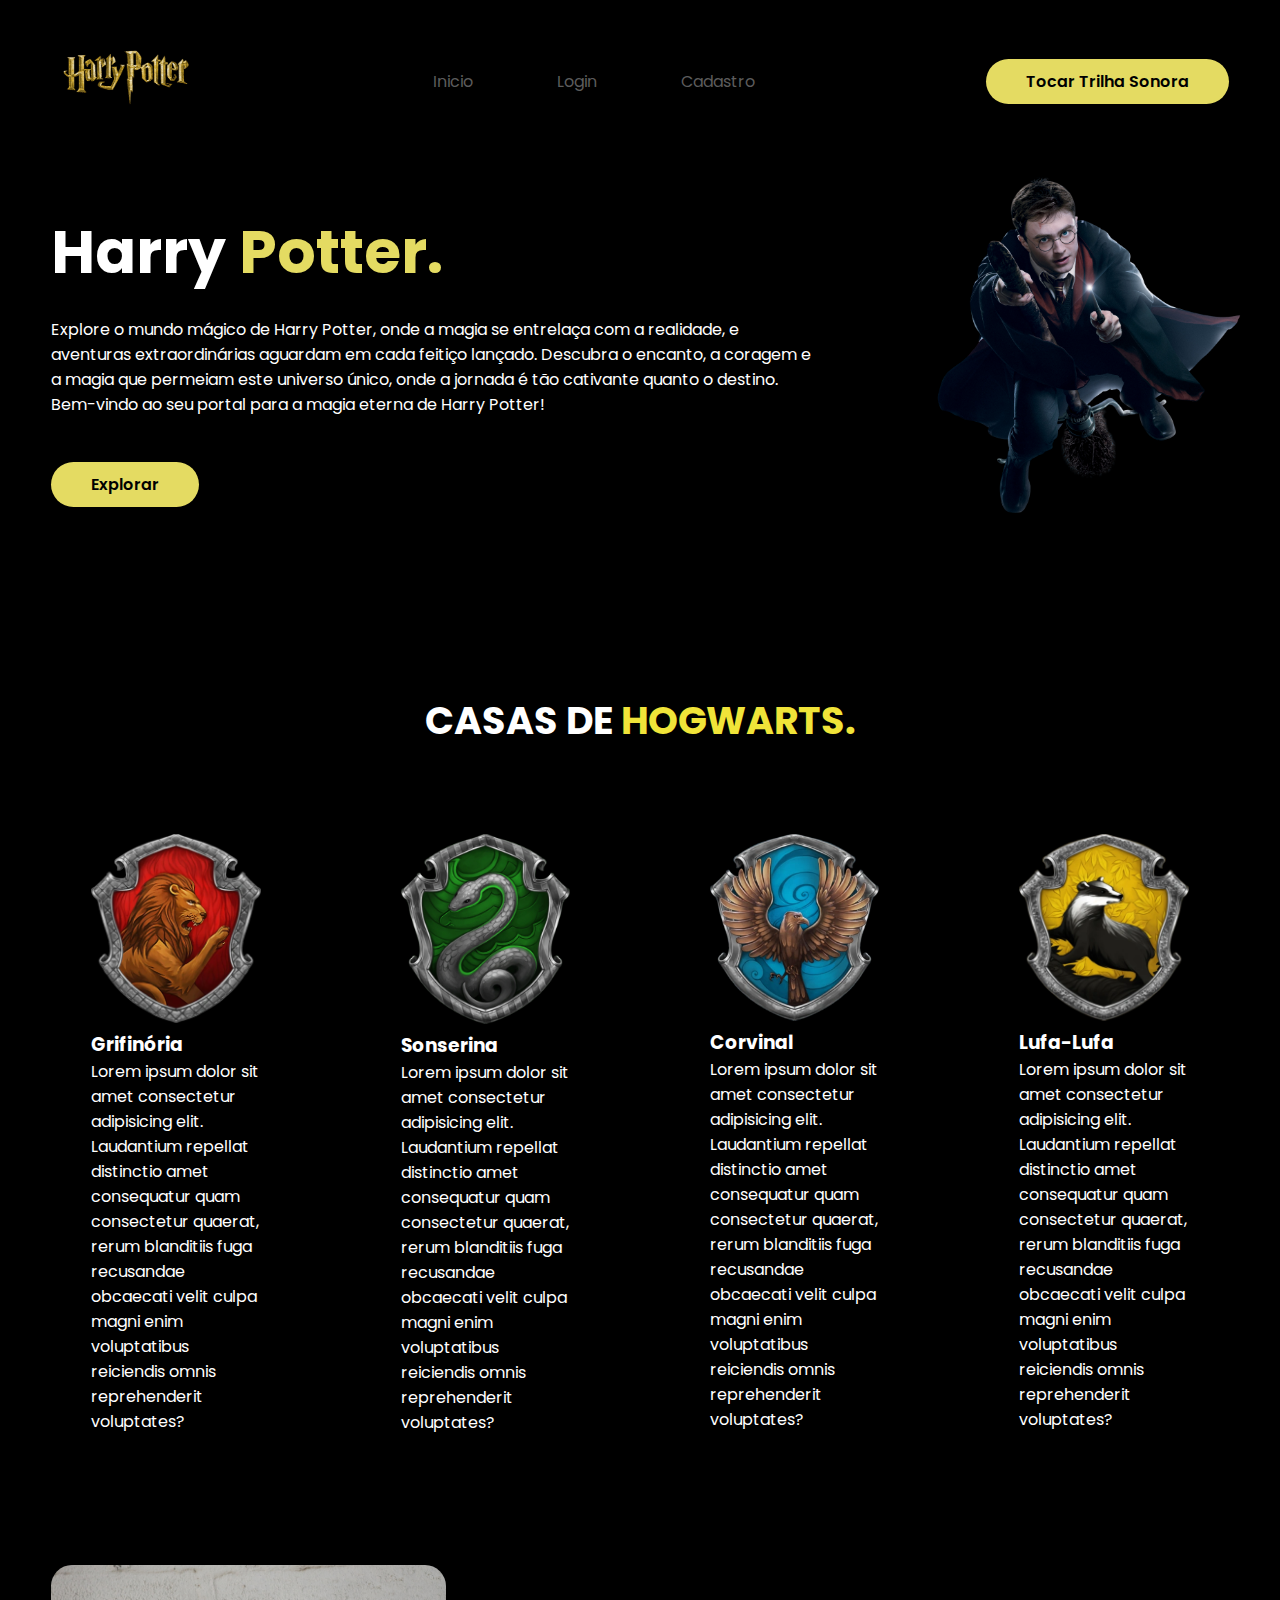
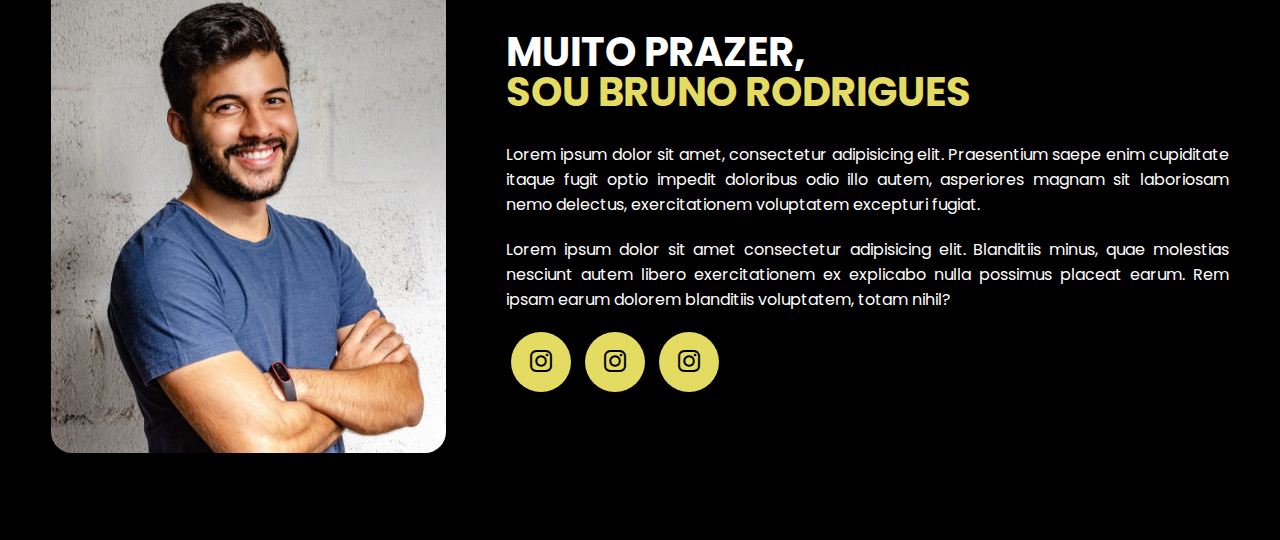
<file: ProjetoIndividual/index.html>
<!DOCTYPE html>
<html lang="pt-br">

<head>
    <meta charset="UTF-8">
    <meta name="viewport" content="width=device-width, initial-scale=1.0">
    <!-- GOOGLE FONTS -->
    <link rel="preconnect" href="https://fonts.googleapis.com">
    <link rel="preconnect" href="https://fonts.gstatic.com" crossorigin>
    <link
        href="https://fonts.googleapis.com/css2?family=Poppins:ital,wght@0,100;0,200;0,300;0,400;0,500;0,600;0,700;0,800;0,900;1,100;1,200;1,300;1,400;1,500;1,600;1,700;1,800;1,900&display=swap"
        rel="stylesheet">
    <!-- FIM GOOGLE FONTS -->
    <!-- BOOTSTRAP ICONS -->
    <link rel="stylesheet" href="https://cdn.jsdelivr.net/npm/bootstrap-icons@1.11.1/font/bootstrap-icons.css">
    <!-- FIM BOOTSRAP ICONS -->

    <link href="https://fonts.cdnfonts.com/css/harry-potter" rel="stylesheet">

    <link rel="stylesheet" href="style.css">

    <title>Harry Potter</title>
</head>

<body>

    <header>
        <div class="interface">
            <div class="logo">
                <a href="#">
                    <img src="images/logo2.png" alt="logo Harry Potter">
                </a>
            </div> <!-- logo -->

            <nav class="menu-desktop">
                <ul>
                    <li><a href="#">Inicio</a></li>
                    <li><a href="#">Login</a></li>
                    <li><a href="#">Cadastro</a></li>
                </ul>
            </nav> <!-- menu-desktop -->

            <div class="btn-trilha-sonora">
                <a href="#">
                    <button>Tocar Trilha Sonora</button>
                </a>
            </div> <!-- btn-trilha-sonora -->

        </div> <!-- interface -->
    </header>

    <main>
        <section class="topo-do-site">
            <div class="interface">
                <div class="flex">
                    <div class="txt-topo-site">
                        <h1>Harry <span>Potter.</span></h1>
                        <p>Explore o mundo mágico de Harry Potter, onde a magia se entrelaça com a realidade, e
                            aventuras extraordinárias aguardam em cada feitiço lançado. Descubra o encanto, a coragem e
                            a magia que permeiam este universo único, onde a jornada é tão cativante quanto o destino.
                            Bem-vindo ao seu portal para a magia eterna de Harry Potter!</p>

                        <div class="btn-trilha-sonora">
                            <a href="#">
                                <button>Explorar</button>
                            </a>
                        </div>
                    </div> <!--txt-topo-site-->

                    <div class="img-topo-site">
                        <img src="images/Harry Potter Flying.png" alt="harrypottervoando">
                    </div><!--img-topo-site-->
                </div> <!--flex-->
            </div> <!-- interface -->
        </section> <!-- topo-do-site -->

        <section class="especialidades">
            <div class="interface">
                <h2 class="titulo">CASAS DE <span>HOGWARTS.</span></h2>

                <div class="flex">
                    <div class="especialidades-boxGrifinoria">
                        <!-- <i class="bi bi-code-square"></i> -->
                        <img src="images/brasão-grifinoria.webp" alt="">
                        <h3>Grifinória</h3>
                        <p>Lorem ipsum dolor sit amet consectetur adipisicing elit. Laudantium repellat distinctio amet
                            consequatur quam consectetur quaerat, rerum blanditiis fuga recusandae obcaecati velit culpa
                            magni enim voluptatibus reiciendis omnis reprehenderit voluptates?</p>
                    </div> <!--especialidades-box-->

                    <div class="especialidades-boxSonserina">
                        <!-- <i class="bi bi-cart"></i> -->
                        <img src="images/brasão-sonserina.webp" alt="">
                        <h3>Sonserina</h3>
                        <p>Lorem ipsum dolor sit amet consectetur adipisicing elit. Laudantium repellat distinctio amet
                            consequatur quam consectetur quaerat, rerum blanditiis fuga recusandae obcaecati velit culpa
                            magni enim voluptatibus reiciendis omnis reprehenderit voluptates?</p>
                    </div> <!--especialidades-box-->

                    <div class="especialidades-boxCorvinal">
                        <!-- <i class="bi bi-code-square"></i> -->
                        <img src="images/brasão-corvinal.webp" alt="">
                        <h3>Corvinal</h3>
                        <p>Lorem ipsum dolor sit amet consectetur adipisicing elit. Laudantium repellat distinctio amet
                            consequatur quam consectetur quaerat, rerum blanditiis fuga recusandae obcaecati velit culpa
                            magni enim voluptatibus reiciendis omnis reprehenderit voluptates?</p>
                    </div> <!--especialidades-box-->

                    <div class="especialidades-boxLufaLufa">
                        <!-- <i class="bi bi-code-square"></i> -->
                        <img src="images/brasão-lufa-lufa.webp" alt="">
                        <h3>Lufa-Lufa</h3>
                        <p>Lorem ipsum dolor sit amet consectetur adipisicing elit. Laudantium repellat distinctio amet
                            consequatur quam consectetur quaerat, rerum blanditiis fuga recusandae obcaecati velit culpa
                            magni enim voluptatibus reiciendis omnis reprehenderit voluptates?</p>
                    </div> <!--especialidades-box-->
                </div> <!--flex-->
            </div> <!--interface-->
        </section><!--especialidades-->

        <section class="sobre">
            <div class="interface">
                <div class="flex">
                    <div class="img-sobre">
                        <img src="images/foto.png" alt="">
                    </div> <!-- img-sobre -->
                    <div class="txt-sobre">
                        <h2>MUITO PRAZER, <span>SOU BRUNO RODRIGUES</span> </h2>
                        <p>Lorem ipsum dolor sit amet, consectetur adipisicing elit. Praesentium saepe enim cupiditate itaque fugit optio impedit doloribus odio illo autem, asperiores magnam sit laboriosam nemo delectus, exercitationem voluptatem excepturi fugiat.</p>
                        <p>Lorem ipsum dolor sit amet consectetur adipisicing elit. Blanditiis minus, quae molestias nesciunt autem libero exercitationem ex explicabo nulla possimus placeat earum. Rem ipsam earum dolorem blanditiis voluptatem, totam nihil?</p>
                        <div class="btn-social">
                            <a href="#"><button><i class="bi bi-instagram"></i></button></a>
                            <a href="#"><button><i class="bi bi-instagram"></i></button></a>
                            <a href="#"><button><i class="bi bi-instagram"></i></button></a>
                        </div> <!--btn-social-->
                    </div> <!-- txt-sobre -->
                </div> <!-- flex -->
            </div> <!-- interface -->
        </section> <!-- sobre -->
    </main>

</body>

</html>
</file>
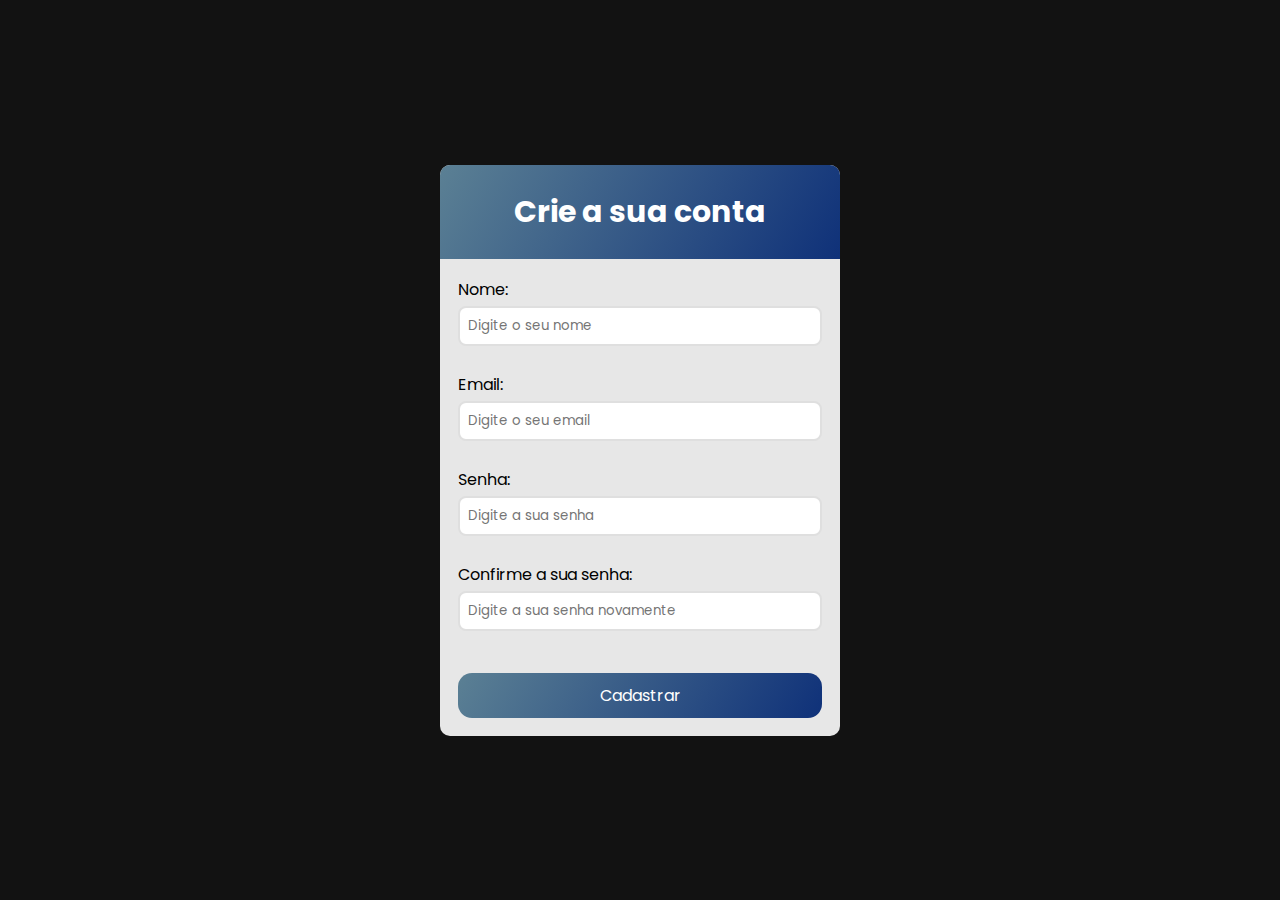
<file: cadastro.html>
<!DOCTYPE html>
<html lang="en">

<head>
    <meta charset="UTF-8">
    <meta name="viewport" content="width=device-width, initial-scale=1.0">
    <title>Cadastro</title>

    <link rel="preconnect" href="https://fonts.googleapis.com">
    <link rel="preconnect" href="https://fonts.gstatic.com" crossorigin>
    <link href="https://fonts.googleapis.com/css2?family=Poppins:wght@400;500;700&display=swap" rel="stylesheet">
    <link href="https://fonts.cdnfonts.com/css/harry-potter" rel="stylesheet">

    <link rel="stylesheet" href="style.css">

</head>

<body>
    <div class="container">
        <section class="header">
            <h2>Crie a sua conta</h2>
        </section>

        <form id="form" class="form">
            <div class="form-content">
                <label for="username">Nome:</label>
                <input type="text" id="username" placeholder="Digite o seu nome" />
                <a>Aqui vai a mensagem de erro</a>
            </div>

            <div class="form-content">
                <label for="email">Email:</label>
                <input type="email" id="email" placeholder="Digite o seu email" />
                <a>Aqui vai a mensagem de erro</a>
            </div>

            <div class="form-content">
                <label for="password">Senha:</label>
                <input type="password" id="password" placeholder="Digite a sua senha" />
                <a>Aqui vai a mensagem de erro</a>
            </div>

            <div class="form-content">
                <label for="passwordConfirmation">Confirme a sua senha:</label>
                <input type="password" id="passwordConfirmation" placeholder="Digite a sua senha novamente" />
                <a>Aqui vai a mensagem de erro</a>
            </div>

            <button type="submit">Cadastrar</button>

        </form>

    </div>

    <script src="./script.js"></script>
</body>

</html>
</file>
<file: ProjetoIndividual/style.css>
/* ESTILO GERAL */
* {
    margin: 0;
    padding: 0;
    box-sizing: border-box;
    font-family: "Poppins", sans-serif;
}

body {
    background-color: #000;
    height: 100vh;
}

/* limites do site */
.interface {
    max-width: 1280px;
    margin: 0 auto;
}

.flex {
    display: flex;
}


button:hover {
    box-shadow: 0pc 0px 8px #f0e439;
    transform: scale(1.05);
}

h2.titulo {
    color: #fff;
    font-size: 38px;
    text-align: center;
}

h2.titulo span {
    color: #f0e439;
}

/* ESTILO DO CABEÇALHO */
header {
    padding: 40px 4%;
}

/* procura elementos da classe interface dentro do header */
header>.interface {
    display: flex;
    align-items: center;
    justify-content: space-between
}

header a {
    color: #5c5c5c;
    text-decoration: none;
    display: inline-block;
    transition: .2s;
}

header a:hover {
    color: #f7ef8a;
    transform: scale(1.05);
}

header nav ul {
    list-style-type: none;
}

header nav ul li {
    display: inline-block;
    padding: 0 40px;
}

.logo img {
    max-width: 150px;
    /* Defina o valor desejado para a largura máxima da imagem */
}

.btn-trilha-sonora button {
    padding: 10px 40px;
    font-size: 16px;
    font-weight: 600;
    background-color: #e4db62;
    border: 0;
    border-radius: 30px;
    cursor: pointer;
    transition: .2s;
}

/* ESTILO DO TOPO DO SITE */


section.topo-do-site {
    padding: 70px 4%;
}

section.topo-do-site.flex {
    align-items: center;
    justify-content: center;
    gap: 90px;
}


.topo-do-site h1 {
    color: #fff;
    font-size: 60px;
    line-height: 40px;
}

.topo-do-site .txt-topo-site h1 span {
    color: #e4db62;
}

.topo-do-site .txt-topo-site p {
    color: #fff;
    margin: 45px 0;
}

.topo-do-site .img-topo-site img {
    position: relative;
    animation: flutuar 2.5s ease-in-out infinite alternate;
}

.txt-topo-site {
    margin-bottom: 0;
}

.img-topo-site img {
    width: 120%;
    margin-top: -180px;
}


@keyframes flutuar {
    0% {
        top: 0;
    }

    100% {
        top: 40px;
    }
}

/* ESTILO DAS ESPECIALIDADES */
section.especialidades {
    padding: 10px 4%;
}

section.especialidades .flex {
    gap: 60px;
}

.especialidades .especialidades-box {
    color: #fff;
    padding: 40px;
    border-radius: 20px;
    margin-top: 45px;
    transition: .2s;
    /* background-color: #fff; */
}

.especialidades .especialidades-boxGrifinoria {
    color: #fff;
    padding: 40px;
    border-radius: 20px;
    margin-top: 45px;
    transition: .2s;
    /* background-color: #fff; */
}
.especialidades .especialidades-boxSonserina {
    color: #fff;
    padding: 40px;
    border-radius: 20px;
    margin-top: 45px;
    transition: .2s;
    /* background-color: #fff; */
}
.especialidades .especialidades-boxCorvinal {
    color: #fff;
    padding: 40px;
    border-radius: 20px;
    margin-top: 45px;
    transition: .2s;
    /* background-color: #fff; */
}

.especialidades .especialidades-boxLufaLufa {
    color: #fff;
    padding: 40px;
    border-radius: 20px;
    margin-top: 45px;
    transition: .2s;
    /* background-color: #fff; */
}


.especialidades .especialidades-box img{
    width: 100%;
}
.especialidades .especialidades-boxGrifinoria img{
    width: 100%;
}
.especialidades .especialidades-boxSonserina img{
    width: 100%;
}
.especialidades .especialidades-boxCorvinal img{
    width: 100%;
}
.especialidades .especialidades-boxLufaLufa img{
    width: 100%;
}

.especialidades .especialidades-box:hover{
    transform: scale(1.05);
    box-shadow: 0 0 20px #002efd62;
}
.especialidades .especialidades-boxGrifinoria:hover{
    transform: scale(1.05);
    box-shadow: 0 0 20px #fd000062;
}
.especialidades .especialidades-boxSonserina:hover{
    transform: scale(1.05);
    box-shadow: 0 0 20px #15fd0062;
}
.especialidades .especialidades-boxCorvinal:hover{
    transform: scale(1.05);
    box-shadow: 0 0 20px #002efd62;
}
.especialidades .especialidades-boxLufaLufa:hover{
    transform: scale(1.05);
    box-shadow: 0 0 20px #ecfd0062;
}

.especialidades .especialidades-box i {
    font-size: 70px;
    color: #f0e439
}


.especialidades .especialidades-box h3 {
    font-size: 26px;
    margin: 15px 0;
}

/* ESTILO DO SOBRE */
section.sobre{
    padding: 80px 4%;
}

section.sobre .flex{
    align-items: center;
    gap: 60px;
}

.sobre .txt-sobre{
    color: #fff;
}

.sobre .txt-sobre h2{
    font-size: 40px;
    line-height: 40px;
    margin-bottom: 30px;
}

.sobre .txt-sobre h2 span{
    color:#e4db62;
    display: block;
}

.sobre .txt-sobre p{
    margin: 20px 0;
    text-align: justify;
}

.sobre .txt-sobre .btn-social button{
    width: 60px;
    height: 60px;
    border-radius: 30px;
    border: none;
    background-color: #e4db62;
    font-size: 22px;
    cursor: pointer;
    margin: 0 5px;
    transition: .2s;
}
</file>
<file: style.css>
*{
    box-sizing: border-box;
    margin: 0;
    padding: 0;
    font-family: 'Poppins',sans-serif;
}


body{
    background: #121212;
    background-image: url(https://trumpwallpapers.com/wp-content/uploads/Harry-Potter-Wallpaper-21-2560-x-1440.jpg);
    background-repeat: no-repeat;
    background-size: cover;
    background-position: center top;
    width: 100%;
    min-height: 100vh;
    display: flex;
    justify-content: center;
    align-items: center;
}

.container{
    background-color: rgba(255, 255, 255, 0.9);;
    border-radius: 10px;
    margin: 14px;
    max-width: 400px;
    width: 100%;
    box-sizing: 0 3px 5px rgba(0,0,0, 0.5);
    overflow: hidden;
}

.header{
    background: linear-gradient(120deg, #5b8094 0%, #0f3179 100%);
    padding: 24px;
    text-align: center;
    color: #fff;
    font-size: 20px;
}

.form{
    padding: 18px;
}

.form-content{
    margin-bottom: 8px;
    padding-bottom: 18px; 
    position: relative;
}

.form-content label{
    display: inline-block;
    margin-bottom: 4px;
}

.form-content input{
    display: block;
    width: 100%;
    border-radius: 8px;
    padding: 8px;
    border: 2px solid #dfdfdf;
}

.form-content a{
    position: absolute;
    bottom: -8px;
    left: 0;
    visibility: hidden;
}

.form button{
    background: linear-gradient(120deg, #5b8094 0%, #0f3179 100%);
    color: #fff;
    width: 100%;
    border-radius: 14px;
    border: none;
    padding: 10px;
    font-size: 16px;
    cursor: pointer;
    margin-top: 16px;
}

.form-content.error input{
    border-color: #ff3b25;
}

.form-content.error a{
    color: #ff3b25;
    visibility: visible;
    font-size: 13px;
    
}
</file>
